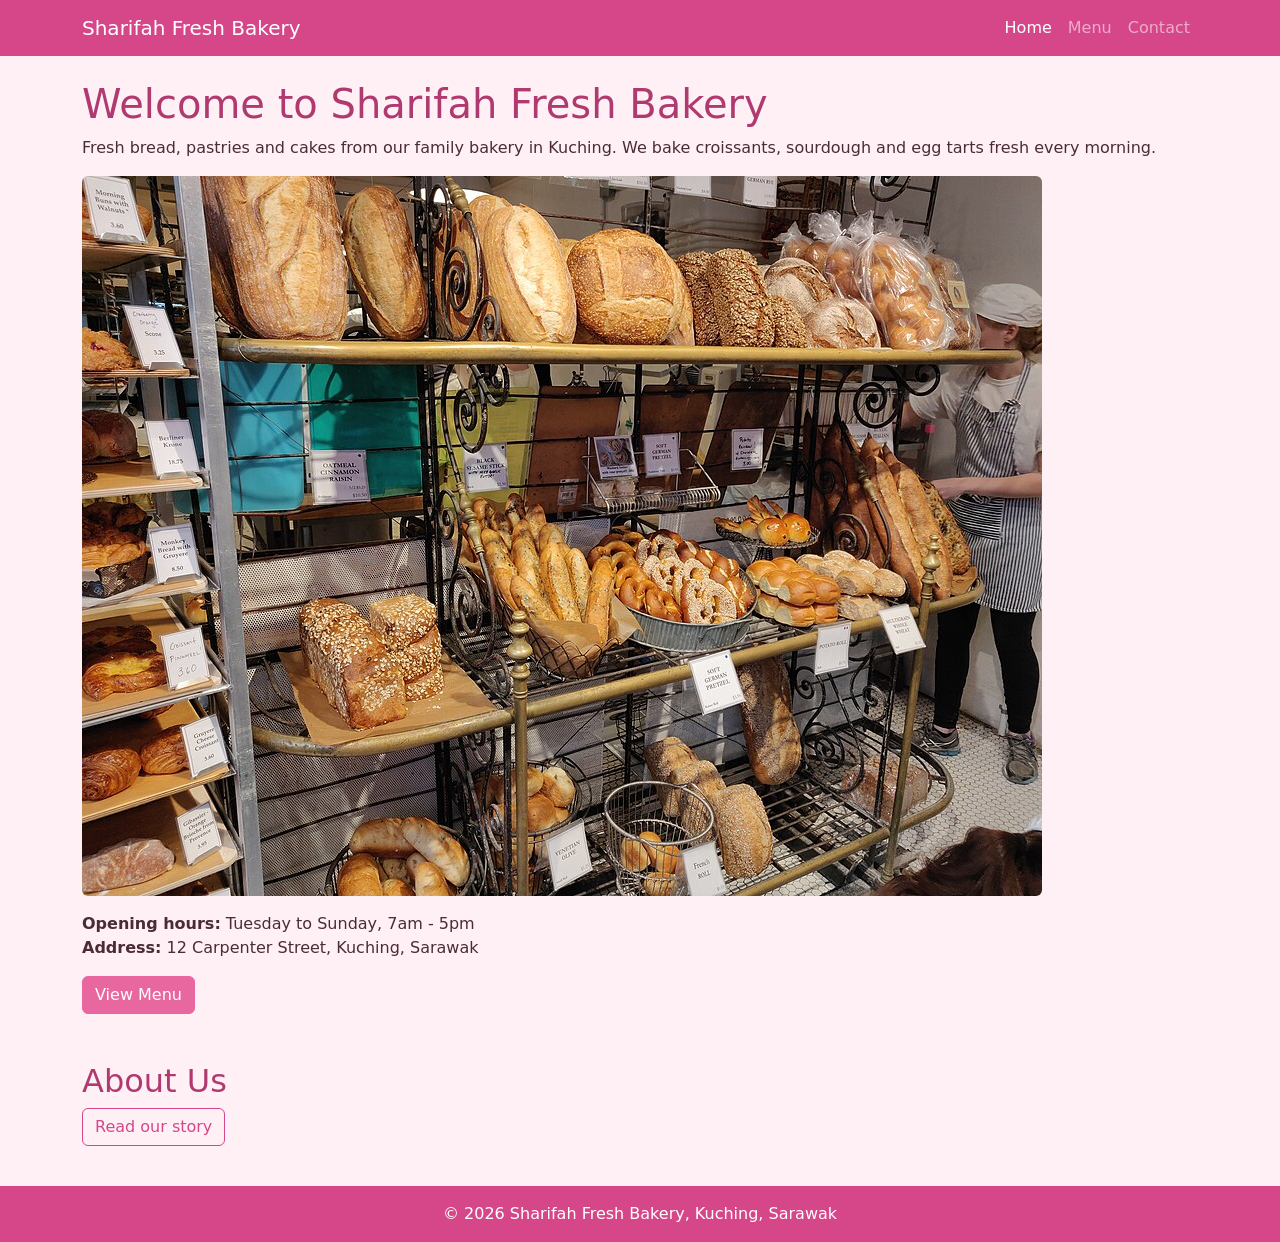
<file: index.html>
<!DOCTYPE html>
<html lang="en">
<head>
  <meta charset="UTF-8">
  <meta name="viewport" content="width=device-width, initial-scale=1">
  <title>Sharifah Fresh Bakery - Home</title>
  <link rel="stylesheet" href="css/vendor/bootstrap.min.css">
  <link rel="stylesheet" href="css/style.css">
</head>
<body>

  <!-- Navigation menu -->
  <nav class="navbar navbar-expand-sm navbar-dark bg-bakery">
    <div class="container">
      <a class="navbar-brand" href="index.html">Sharifah Fresh Bakery</a>
      <button class="navbar-toggler" type="button" data-bs-toggle="collapse" data-bs-target="#navLinks" aria-controls="navLinks" aria-expanded="false" aria-label="Open menu">
        <span class="navbar-toggler-icon"></span>
      </button>
      <div class="collapse navbar-collapse" id="navLinks">
        <ul class="navbar-nav ms-auto">
          <li class="nav-item"><a class="nav-link active" aria-current="page" href="index.html">Home</a></li>
          <li class="nav-item"><a class="nav-link" href="menu.html">Menu</a></li>
          <li class="nav-item"><a class="nav-link" href="contact.html">Contact</a></li>
        </ul>
      </div>
    </div>
  </nav>

  <main class="container my-4">
    <h1>Welcome to Sharifah Fresh Bakery</h1>
    <p>
      Fresh bread, pastries and cakes from our family bakery in Kuching. We bake
      croissants, sourdough and egg tarts fresh every morning.
    </p>

    <img src="images/hero-bakery.jpg" class="img-fluid rounded" alt="Shelves full of freshly baked bread loaves, rolls and pastries in a bakery">

    <p class="mt-3">
      <b>Opening hours:</b> Tuesday to Sunday, 7am - 5pm<br>
      <b>Address:</b> 12 Carpenter Street, Kuching, Sarawak
    </p>

    <a href="menu.html" class="btn btn-bakery">View Menu</a>

    <h2 class="mt-5">About Us</h2>
    <button type="button" class="btn btn-outline-bakery" id="aboutBtn">Read our story</button>
    <p class="mt-3" id="aboutText">
      Sharifah Fresh Bakery started in 2019 as a small home bakery run by
      Sharifah and her family. We still bake everything fresh every morning
      and only bake what we expect to sell, so our bread is always warm and fresh.
    </p>
  </main>

  <footer class="bg-bakery text-white text-center p-3">
    &copy; 2026 Sharifah Fresh Bakery, Kuching, Sarawak
  </footer>

  <script src="js/vendor/jquery-3.7.1.min.js"></script>
  <script src="js/vendor/bootstrap.bundle.min.js"></script>
  <script src="js/main.js"></script>
</body>
</html>
</file>
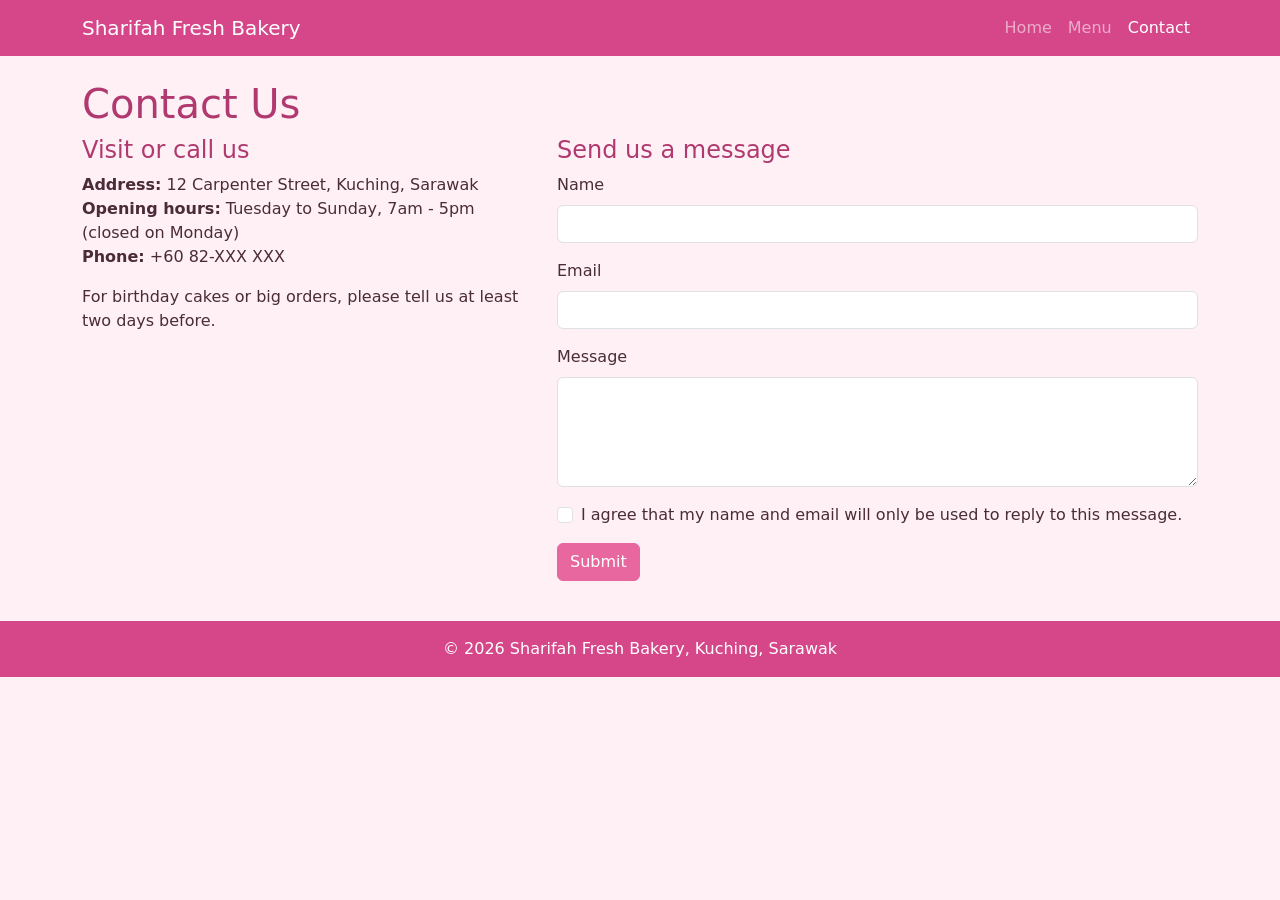
<file: contact.html>
<!DOCTYPE html>
<html lang="en">
<head>
  <meta charset="UTF-8">
  <meta name="viewport" content="width=device-width, initial-scale=1">
  <title>Sharifah Fresh Bakery - Contact</title>
  <link rel="stylesheet" href="css/vendor/bootstrap.min.css">
  <link rel="stylesheet" href="css/style.css">
</head>
<body>

  <!-- Navigation menu -->
  <nav class="navbar navbar-expand-sm navbar-dark bg-bakery">
    <div class="container">
      <a class="navbar-brand" href="index.html">Sharifah Fresh Bakery</a>
      <button class="navbar-toggler" type="button" data-bs-toggle="collapse" data-bs-target="#navLinks" aria-controls="navLinks" aria-expanded="false" aria-label="Open menu">
        <span class="navbar-toggler-icon"></span>
      </button>
      <div class="collapse navbar-collapse" id="navLinks">
        <ul class="navbar-nav ms-auto">
          <li class="nav-item"><a class="nav-link" href="index.html">Home</a></li>
          <li class="nav-item"><a class="nav-link" href="menu.html">Menu</a></li>
          <li class="nav-item"><a class="nav-link active" aria-current="page" href="contact.html">Contact</a></li>
        </ul>
      </div>
    </div>
  </nav>

  <main class="container my-4">
    <h1>Contact Us</h1>

    <div class="row">
      <div class="col-md-5 mb-4">
        <h4>Visit or call us</h4>
        <p>
          <b>Address:</b> 12 Carpenter Street, Kuching, Sarawak<br>
          <b>Opening hours:</b> Tuesday to Sunday, 7am - 5pm (closed on Monday)<br>
          <b>Phone:</b> +60 82-XXX XXX
        </p>
        <p>For birthday cakes or big orders, please tell us at least two days before.</p>
      </div>

      <div class="col-md-7">
        <h4>Send us a message</h4>
        <form id="contactForm" novalidate>
          <div class="mb-3">
            <label for="name" class="form-label">Name</label>
            <input type="text" class="form-control" id="name">
            <div class="error" id="nameError"></div>
          </div>

          <div class="mb-3">
            <label for="email" class="form-label">Email</label>
            <input type="email" class="form-control" id="email">
            <div class="error" id="emailError"></div>
          </div>

          <div class="mb-3">
            <label for="message" class="form-label">Message</label>
            <textarea class="form-control" id="message" rows="4"></textarea>
            <div class="error" id="messageError"></div>
          </div>

          <div class="mb-3 form-check">
            <input type="checkbox" class="form-check-input" id="consent">
            <label class="form-check-label" for="consent">
              I agree that my name and email will only be used to reply to this message.
            </label>
            <div class="error" id="consentError"></div>
          </div>

          <button type="submit" class="btn btn-bakery">Submit</button>
        </form>

        <div class="alert alert-success mt-3" id="successMsg" role="status">
          Thank you! Your message has been received.
        </div>
      </div>
    </div>
  </main>

  <footer class="bg-bakery text-white text-center p-3">
    &copy; 2026 Sharifah Fresh Bakery, Kuching, Sarawak
  </footer>

  <script src="js/vendor/jquery-3.7.1.min.js"></script>
  <script src="js/vendor/bootstrap.bundle.min.js"></script>
  <script src="js/main.js"></script>
  <script src="js/contact.js"></script>
</body>
</html>
</file>
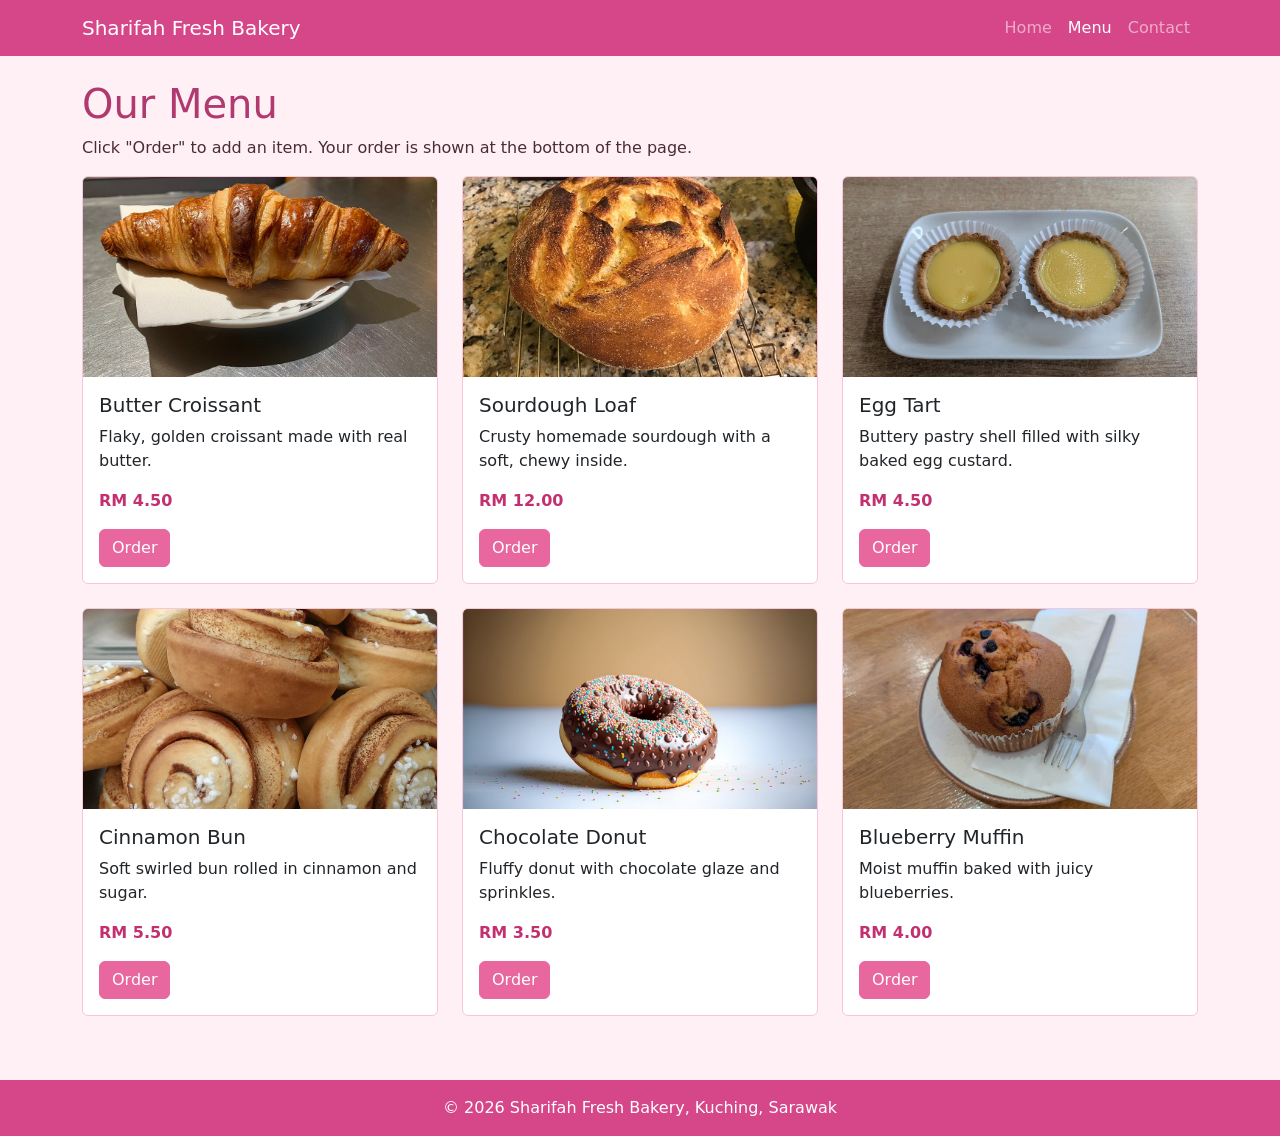
<file: menu.html>
<!DOCTYPE html>
<html lang="en">
<head>
  <meta charset="UTF-8">
  <meta name="viewport" content="width=device-width, initial-scale=1">
  <title>Sharifah Fresh Bakery - Menu</title>
  <link rel="stylesheet" href="css/vendor/bootstrap.min.css">
  <link rel="stylesheet" href="css/style.css">
</head>
<body>

  <!-- Navigation menu -->
  <nav class="navbar navbar-expand-sm navbar-dark bg-bakery">
    <div class="container">
      <a class="navbar-brand" href="index.html">Sharifah Fresh Bakery</a>
      <button class="navbar-toggler" type="button" data-bs-toggle="collapse" data-bs-target="#navLinks" aria-controls="navLinks" aria-expanded="false" aria-label="Open menu">
        <span class="navbar-toggler-icon"></span>
      </button>
      <div class="collapse navbar-collapse" id="navLinks">
        <ul class="navbar-nav ms-auto">
          <li class="nav-item"><a class="nav-link" href="index.html">Home</a></li>
          <li class="nav-item"><a class="nav-link active" aria-current="page" href="menu.html">Menu</a></li>
          <li class="nav-item"><a class="nav-link" href="contact.html">Contact</a></li>
        </ul>
      </div>
    </div>
  </nav>

  <main class="container my-4">
    <h1>Our Menu</h1>
    <p>Click "Order" to add an item. Your order is shown at the bottom of the page.</p>

    <div class="row">

      <div class="col-sm-6 col-md-4 mb-4">
        <div class="card h-100">
          <img src="images/butter-croissant.jpg" class="card-img-top" alt="A golden butter croissant on a white plate">
          <div class="card-body">
            <h5 class="card-title">Butter Croissant</h5>
            <p class="card-text">Flaky, golden croissant made with real butter.</p>
            <p class="price">RM 4.50</p>
            <button type="button" class="btn btn-bakery order-btn" data-name="Butter Croissant" data-price="4.50">Order</button>
            <span class="added-msg">Added!</span>
          </div>
        </div>
      </div>

      <div class="col-sm-6 col-md-4 mb-4">
        <div class="card h-100">
          <img src="images/sourdough-loaf.jpg" class="card-img-top" alt="A round loaf of sourdough bread with a crisp crust">
          <div class="card-body">
            <h5 class="card-title">Sourdough Loaf</h5>
            <p class="card-text">Crusty homemade sourdough with a soft, chewy inside.</p>
            <p class="price">RM 12.00</p>
            <button type="button" class="btn btn-bakery order-btn" data-name="Sourdough Loaf" data-price="12.00">Order</button>
            <span class="added-msg">Added!</span>
          </div>
        </div>
      </div>

      <div class="col-sm-6 col-md-4 mb-4">
        <div class="card h-100">
          <img src="images/egg-tart.jpg" class="card-img-top" alt="Two golden egg tarts with smooth custard on a plate">
          <div class="card-body">
            <h5 class="card-title">Egg Tart</h5>
            <p class="card-text">Buttery pastry shell filled with silky baked egg custard.</p>
            <p class="price">RM 4.50</p>
            <button type="button" class="btn btn-bakery order-btn" data-name="Egg Tart" data-price="4.50">Order</button>
            <span class="added-msg">Added!</span>
          </div>
        </div>
      </div>

      <div class="col-sm-6 col-md-4 mb-4">
        <div class="card h-100">
          <img src="images/cinnamon-bun.jpg" class="card-img-top" alt="A stack of swirled cinnamon buns topped with pearl sugar">
          <div class="card-body">
            <h5 class="card-title">Cinnamon Bun</h5>
            <p class="card-text">Soft swirled bun rolled in cinnamon and sugar.</p>
            <p class="price">RM 5.50</p>
            <button type="button" class="btn btn-bakery order-btn" data-name="Cinnamon Bun" data-price="5.50">Order</button>
            <span class="added-msg">Added!</span>
          </div>
        </div>
      </div>

      <div class="col-sm-6 col-md-4 mb-4">
        <div class="card h-100">
          <img src="images/chocolate-donut.jpg" class="card-img-top" alt="A chocolate donut covered in colourful sprinkles">
          <div class="card-body">
            <h5 class="card-title">Chocolate Donut</h5>
            <p class="card-text">Fluffy donut with chocolate glaze and sprinkles.</p>
            <p class="price">RM 3.50</p>
            <button type="button" class="btn btn-bakery order-btn" data-name="Chocolate Donut" data-price="3.50">Order</button>
            <span class="added-msg">Added!</span>
          </div>
        </div>
      </div>

      <div class="col-sm-6 col-md-4 mb-4">
        <div class="card h-100">
          <img src="images/blueberry-muffin.jpg" class="card-img-top" alt="A blueberry muffin on a plate with a fork">
          <div class="card-body">
            <h5 class="card-title">Blueberry Muffin</h5>
            <p class="card-text">Moist muffin baked with juicy blueberries.</p>
            <p class="price">RM 4.00</p>
            <button type="button" class="btn btn-bakery order-btn" data-name="Blueberry Muffin" data-price="4.00">Order</button>
            <span class="added-msg">Added!</span>
          </div>
        </div>
      </div>

    </div>

    <!-- Order confirmation message (shown after "Place Order") -->
    <div class="alert alert-success" id="confirmMsg" role="status"></div>

    <!-- Order box (slides down when the first item is ordered) -->
    <div class="card" id="orderBox">
      <div class="card-body">
        <h4>Your Order</h4>
        <ul id="orderList"></ul>
        <p><b>Items:</b> <span id="itemCount">0</span></p>
        <p><b>Total: RM <span id="total">0.00</span></b></p>

        <div class="mb-3">
          <label class="form-label d-block"><b>How would you like to get your order?</b></label>
          <div class="form-check">
            <input class="form-check-input" type="radio" name="orderType" id="typeCod" value="Cash on Delivery">
            <label class="form-check-label" for="typeCod">Cash on Delivery (COD)</label>
          </div>
          <div class="form-check">
            <input class="form-check-input" type="radio" name="orderType" id="typePickup" value="Pickup">
            <label class="form-check-label" for="typePickup">Pickup at the bakery</label>
          </div>
          <div class="error" id="orderTypeError"></div>
        </div>

        <div class="mb-3" id="addressBox">
          <label class="form-label" for="address"><b>Delivery address</b></label>
          <textarea class="form-control" id="address" rows="3" placeholder="House no., street, area, postcode"></textarea>
          <div class="error" id="addressError"></div>
        </div>

        <button type="button" class="btn btn-bakery" id="placeOrderBtn">Place Order</button>
        <button type="button" class="btn btn-secondary" id="clearBtn">Clear</button>
      </div>
    </div>
  </main>

  <footer class="bg-bakery text-white text-center p-3">
    &copy; 2026 Sharifah Fresh Bakery, Kuching, Sarawak
  </footer>

  <script src="js/vendor/jquery-3.7.1.min.js"></script>
  <script src="js/vendor/bootstrap.bundle.min.js"></script>
  <script src="js/main.js"></script>
  <script src="js/menu.js"></script>
</body>
</html>
</file>
<file: css/style.css>
/* My own styles (Bootstrap does most of the layout) */

/* Pink bakery colours: soft pink page, deep pink bar, rose buttons */
body {
  background-color: #fff0f5;
  color: #4a2c38;
}

h1,
h2,
h4,
h5 {
  color: #b03a6f;
}

.bg-bakery {
  background-color: #d6478a;
}

.btn-bakery {
  background-color: #e8679f;
  border-color: #e8679f;
  color: #ffffff;
}

.btn-bakery:hover {
  background-color: #c9447f;
  border-color: #c9447f;
  color: #ffffff;
}

.btn-outline-bakery {
  border-color: #d6478a;
  color: #d6478a;
}

.btn-outline-bakery:hover {
  background-color: #d6478a;
  color: #ffffff;
}

.card {
  background-color: #ffffff;
  border-color: #f7c6da;
}

.card-img-top {
  height: 200px;
  object-fit: cover;
}

.price {
  font-weight: bold;
  color: #c2306f;
}

/* Hidden at first, jQuery shows them */
.added-msg,
#orderBox,
#addressBox,
#confirmMsg,
#successMsg,
#aboutText {
  display: none;
}

.added-msg {
  color: #c2306f;
  margin-left: 10px;
}

.error {
  color: red;
  font-size: 14px;
}

footer {
  margin-top: 40px;
}
</file>
